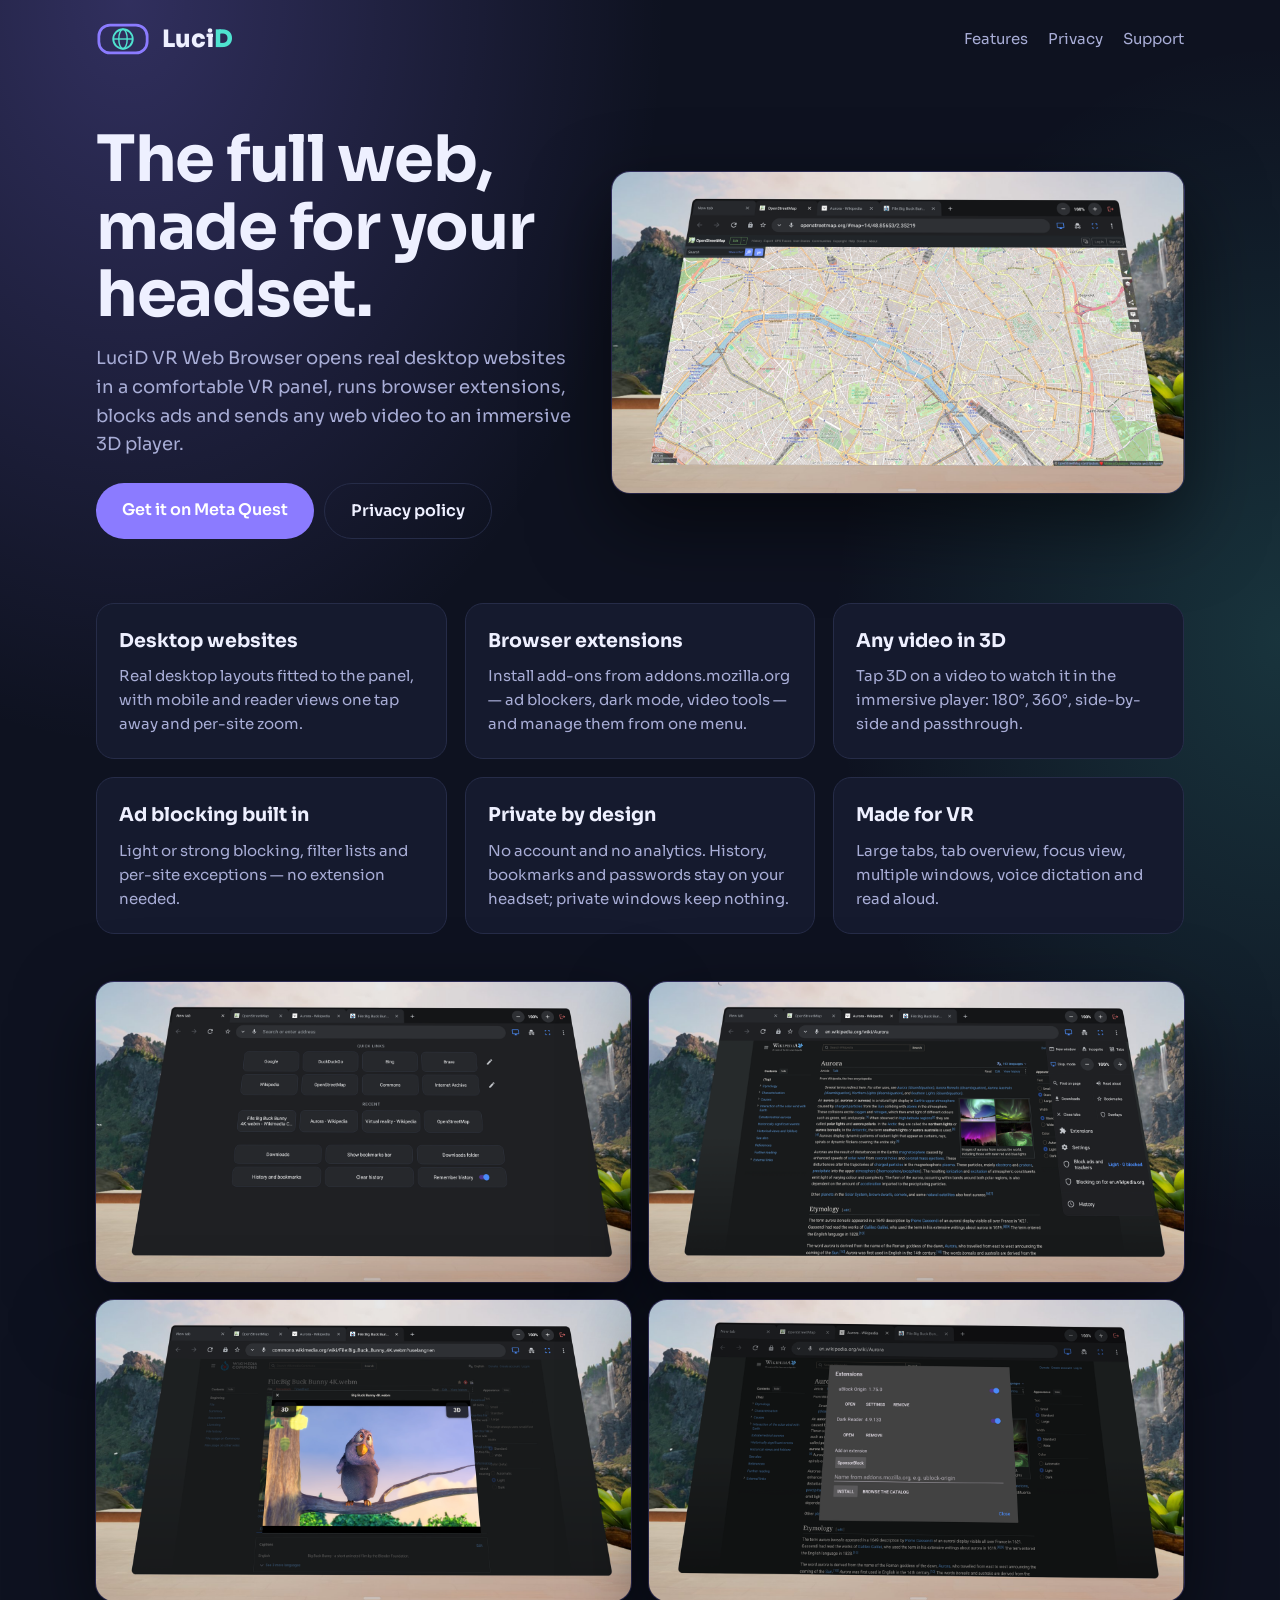
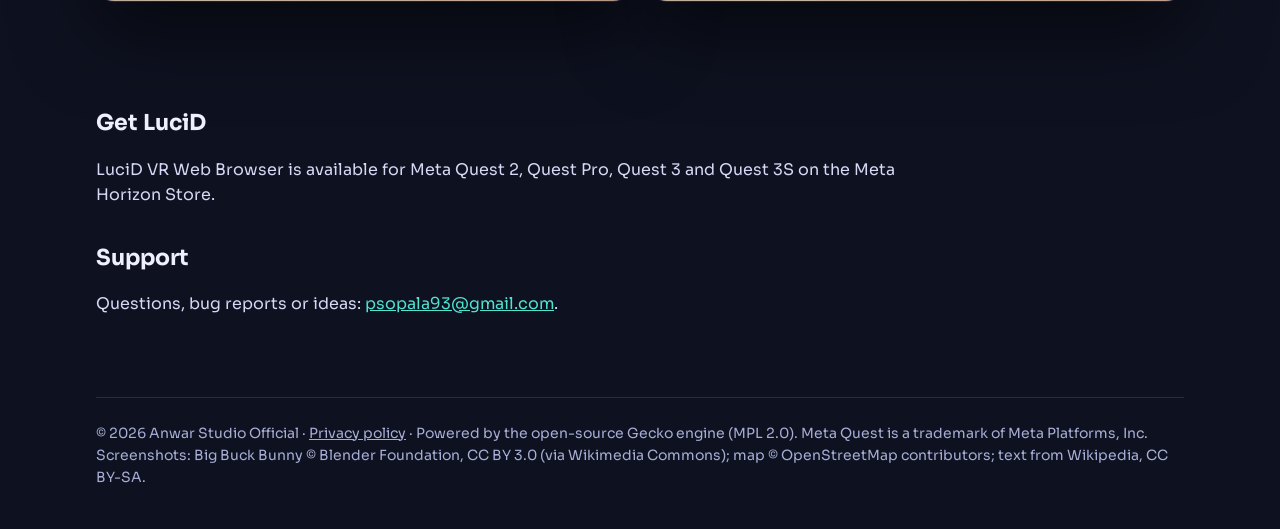
<file: index.html>
<!doctype html>
<html lang="en">
<head>
<meta charset="utf-8">
<meta name="viewport" content="width=device-width, initial-scale=1">
<title>LuciD VR Web Browser</title>
<meta name="description" content="A web browser built for Meta Quest: full desktop websites, browser extensions, built-in ad blocking and any web video in an immersive 3D player.">
<link rel="icon" href="img/icon.png">
<link rel="preconnect" href="https://fonts.googleapis.com">
<link href="https://fonts.googleapis.com/css2?family=Sora:wght@400;600;800&display=swap" rel="stylesheet">
<link rel="stylesheet" href="style.css">
</head>
<body>
<div class="wrap">
  <header class="top">
    <a class="logo" href="index.html"><img src="img/logo-mark.svg" alt=""><b>Luci<span>D</span></b></a>
    <nav><a href="#features">Features</a><a href="privacy.html">Privacy</a><a href="#support">Support</a></nav>
  </header>

  <section class="hero">
    <div>
      <h1>The full web,<br>made for your headset.</h1>
      <p>LuciD VR Web Browser opens real desktop websites in a comfortable VR panel, runs browser extensions, blocks ads and sends any web video to an immersive 3D player.</p>
      <div class="actions"><a class="btn" href="#get">Get it on Meta Quest</a>
      <a class="btn ghost" href="privacy.html">Privacy policy</a></div>
    </div>
    <img class="shot" src="img/panel.png" alt="LuciD showing a desktop website in a VR panel">
  </section>

  <section id="features" class="features">
    <div class="card"><h3>Desktop websites</h3><p>Real desktop layouts fitted to the panel, with mobile and reader views one tap away and per-site zoom.</p></div>
    <div class="card"><h3>Browser extensions</h3><p>Install add-ons from addons.mozilla.org — ad blockers, dark mode, video tools — and manage them from one menu.</p></div>
    <div class="card"><h3>Any video in 3D</h3><p>Tap 3D on a video to watch it in the immersive player: 180°, 360°, side-by-side and passthrough.</p></div>
    <div class="card"><h3>Ad blocking built in</h3><p>Light or strong blocking, filter lists and per-site exceptions — no extension needed.</p></div>
    <div class="card"><h3>Private by design</h3><p>No account and no analytics. History, bookmarks and passwords stay on your headset; private windows keep nothing.</p></div>
    <div class="card"><h3>Made for VR</h3><p>Large tabs, tab overview, focus view, multiple windows, voice dictation and read aloud.</p></div>
  </section>

  <section class="gallery">
    <img class="shot" src="img/s_01_start_page.png" alt="Start page with quick links">
    <img class="shot" src="img/s_03_menu.png" alt="Browser menu">
    <img class="shot" src="img/s_04_video_3d.png" alt="3D button on a web video">
    <img class="shot" src="img/s_05_extensions.png" alt="Extensions manager">
  </section>

  <section id="get" class="doc">
    <h2>Get LuciD</h2>
    <p>LuciD VR Web Browser is available for Meta Quest 2, Quest Pro, Quest 3 and Quest 3S on the Meta Horizon Store. <!-- [FILL IN: store page link] --></p>
    <h2 id="support">Support</h2>
    <p>Questions, bug reports or ideas: <a href="mailto:psopala93@gmail.com">psopala93@gmail.com</a>.</p>
  </section>

  <footer>
    © 2026 Anwar Studio Official · <a href="privacy.html">Privacy policy</a> · Powered by the open-source Gecko engine (MPL 2.0).
    Meta Quest is a trademark of Meta Platforms, Inc. Screenshots: Big Buck Bunny © Blender Foundation, CC BY 3.0 (via Wikimedia Commons); map © OpenStreetMap contributors; text from Wikipedia, CC BY-SA.
  </footer>
</div>
</body>
</html>
</file>
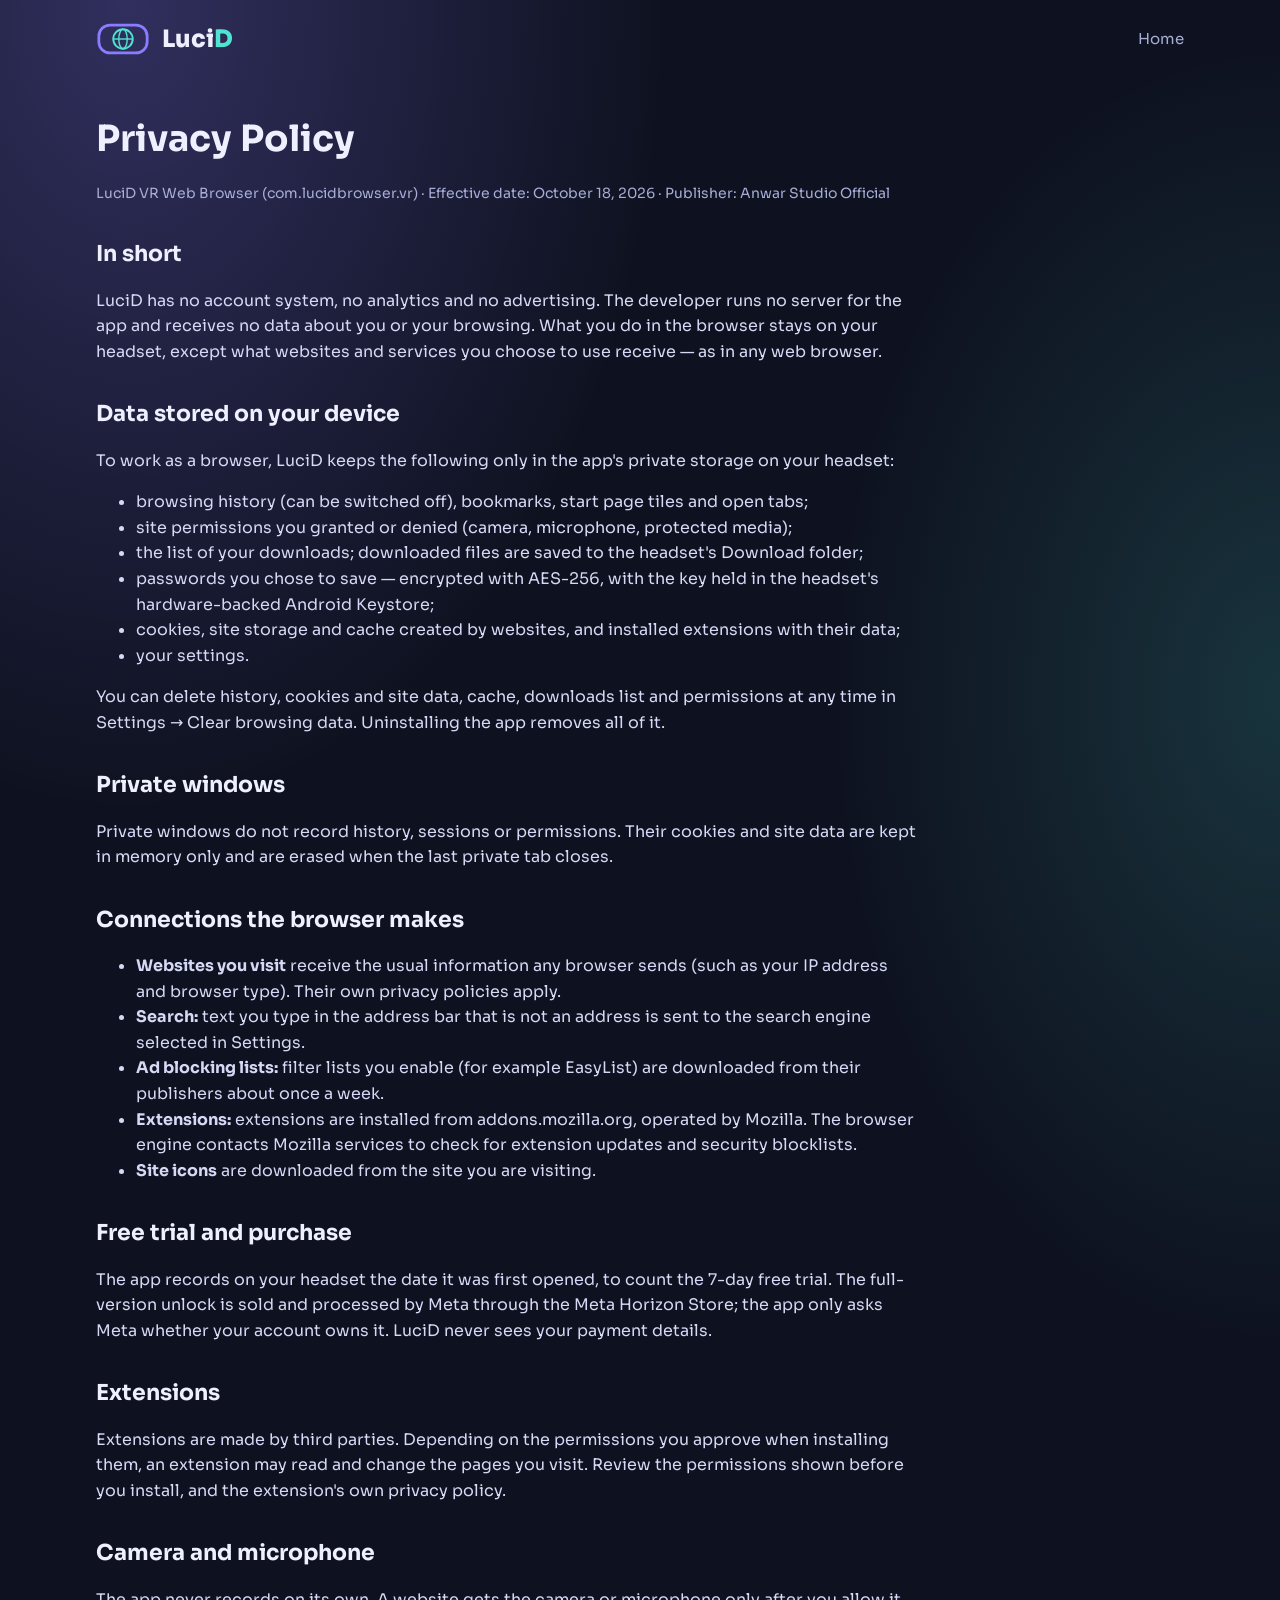
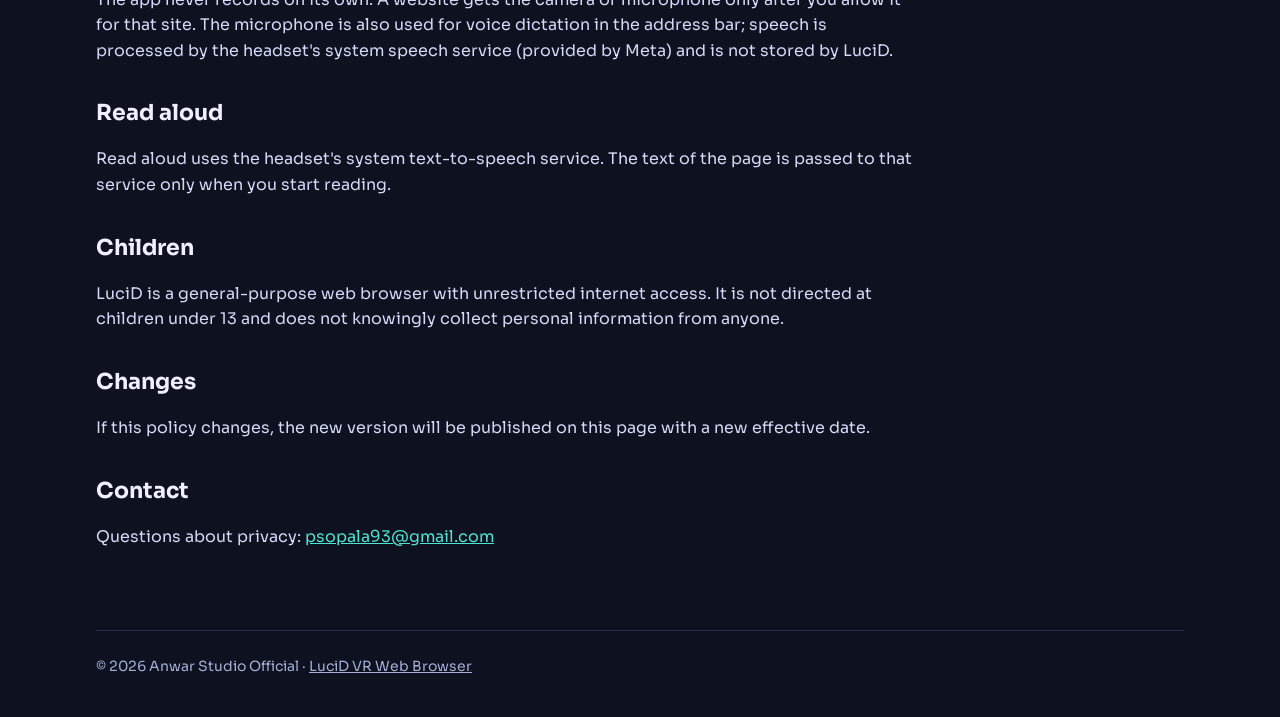
<file: privacy.html>
<!doctype html>
<html lang="en">
<head>
<meta charset="utf-8">
<meta name="viewport" content="width=device-width, initial-scale=1">
<title>Privacy Policy – LuciD VR Web Browser</title>
<link rel="icon" href="img/icon.png">
<link rel="preconnect" href="https://fonts.googleapis.com">
<link href="https://fonts.googleapis.com/css2?family=Sora:wght@400;600;800&display=swap" rel="stylesheet">
<link rel="stylesheet" href="style.css">
</head>
<body>
<div class="wrap">
  <header class="top">
    <a class="logo" href="index.html"><img src="img/logo-mark.svg" alt=""><b>Luci<span>D</span></b></a>
    <nav><a href="index.html">Home</a></nav>
  </header>

  <article class="doc">
    <h1>Privacy Policy</h1>
    <p class="meta">LuciD VR Web Browser (com.lucidbrowser.vr) · Effective date: October 18, 2026 · Publisher: Anwar Studio Official</p>

    <h2>In short</h2>
    <p>LuciD has no account system, no analytics and no advertising. The developer runs no server for the app and receives no data about you or your browsing. What you do in the browser stays on your headset, except what websites and services you choose to use receive — as in any web browser.</p>

    <h2>Data stored on your device</h2>
    <p>To work as a browser, LuciD keeps the following only in the app's private storage on your headset:</p>
    <ul>
      <li>browsing history (can be switched off), bookmarks, start page tiles and open tabs;</li>
      <li>site permissions you granted or denied (camera, microphone, protected media);</li>
      <li>the list of your downloads; downloaded files are saved to the headset's Download folder;</li>
      <li>passwords you chose to save — encrypted with AES-256, with the key held in the headset's hardware-backed Android Keystore;</li>
      <li>cookies, site storage and cache created by websites, and installed extensions with their data;</li>
      <li>your settings.</li>
    </ul>
    <p>You can delete history, cookies and site data, cache, downloads list and permissions at any time in Settings → Clear browsing data. Uninstalling the app removes all of it.</p>

    <h2>Private windows</h2>
    <p>Private windows do not record history, sessions or permissions. Their cookies and site data are kept in memory only and are erased when the last private tab closes.</p>

    <h2>Connections the browser makes</h2>
    <ul>
      <li><strong>Websites you visit</strong> receive the usual information any browser sends (such as your IP address and browser type). Their own privacy policies apply.</li>
      <li><strong>Search:</strong> text you type in the address bar that is not an address is sent to the search engine selected in Settings.</li>
      <li><strong>Ad blocking lists:</strong> filter lists you enable (for example EasyList) are downloaded from their publishers about once a week.</li>
      <li><strong>Extensions:</strong> extensions are installed from addons.mozilla.org, operated by Mozilla. The browser engine contacts Mozilla services to check for extension updates and security blocklists.</li>
      <li><strong>Site icons</strong> are downloaded from the site you are visiting.</li>
    </ul>

    <h2>Free trial and purchase</h2>
    <p>The app records on your headset the date it was first opened, to count the 7-day free trial. The full-version unlock is sold and processed by Meta through the Meta Horizon Store; the app only asks Meta whether your account owns it. LuciD never sees your payment details.</p>

    <h2>Extensions</h2>
    <p>Extensions are made by third parties. Depending on the permissions you approve when installing them, an extension may read and change the pages you visit. Review the permissions shown before you install, and the extension's own privacy policy.</p>

    <h2>Camera and microphone</h2>
    <p>The app never records on its own. A website gets the camera or microphone only after you allow it for that site. The microphone is also used for voice dictation in the address bar; speech is processed by the headset's system speech service (provided by Meta) and is not stored by LuciD.</p>

    <h2>Read aloud</h2>
    <p>Read aloud uses the headset's system text-to-speech service. The text of the page is passed to that service only when you start reading.</p>

    <h2>Children</h2>
    <p>LuciD is a general-purpose web browser with unrestricted internet access. It is not directed at children under 13 and does not knowingly collect personal information from anyone.</p>

    <h2>Changes</h2>
    <p>If this policy changes, the new version will be published on this page with a new effective date.</p>

    <h2>Contact</h2>
    <p>Questions about privacy: <a href="mailto:psopala93@gmail.com">psopala93@gmail.com</a></p>

  </article>

  <footer>© 2026 Anwar Studio Official · <a href="index.html">LuciD VR Web Browser</a></footer>
</div>
</body>
</html>
</file>
<file: style.css>
:root {
  --ink: #0E1220;
  --ink-2: #151a2e;
  --line: #262c48;
  --text: #EEF0FF;
  --muted: #A8ADD6;
  --purple: #8B7BFF;
  --teal: #4FE3D0;
}
* { box-sizing: border-box; }
html { scroll-behavior: smooth; }
body {
  margin: 0;
  font-family: 'Sora', 'Segoe UI', system-ui, sans-serif;
  color: var(--text);
  background:
    radial-gradient(60% 50% at 10% 0%, rgba(139,123,255,.28), transparent 70%),
    radial-gradient(50% 40% at 100% 30%, rgba(79,227,208,.16), transparent 70%),
    var(--ink);
  line-height: 1.6;
}
a { color: var(--teal); }
.wrap { max-width: 1120px; margin: 0 auto; padding: 0 16px; }
header.top { display: flex; align-items: center; justify-content: space-between; padding: 20px 0; }
.logo { display: flex; align-items: center; gap: 12px; text-decoration: none; color: var(--text); font-weight: 800; font-size: 24px; }
.logo img { width: 54px; }
.logo b { font-weight: 800; }
.logo span { color: var(--teal); }
nav a { color: var(--muted); text-decoration: none; margin-left: 20px; font-size: 15px; }
nav a:hover { color: var(--text); }
.hero { padding: 48px 0 32px; display: grid; grid-template-columns: 1fr 1.2fr; gap: 40px; align-items: center; }
.hero h1 { font-size: clamp(36px, 6vw, 64px); line-height: 1.05; margin: 0 0 16px; letter-spacing: -.02em; }
.hero p { color: var(--muted); font-size: 18px; margin: 0 0 24px; }
.btn { display: inline-block; padding: 14px 26px; border-radius: 999px; background: var(--purple); color: #fff; text-decoration: none; font-weight: 600; }
.btn.ghost { background: transparent; border: 1px solid var(--line); color: var(--text); }
.actions { display: flex; flex-wrap: wrap; gap: 10px; }
.shot { width: 100%; border-radius: 18px; box-shadow: 0 30px 80px rgba(0,0,0,.55), 0 0 0 1px rgba(139,123,255,.3); display: block; }
.features { display: grid; grid-template-columns: repeat(3, 1fr); gap: 18px; padding: 32px 0; }
.card { background: var(--ink-2); border: 1px solid var(--line); border-radius: 18px; padding: 22px; }
.card h3 { margin: 0 0 8px; font-size: 19px; }
.card p { margin: 0; color: var(--muted); font-size: 15px; }
.gallery { display: grid; grid-template-columns: repeat(2, 1fr); gap: 18px; padding: 16px 0 48px; }
.doc { max-width: 820px; padding: 24px 0 64px; }
.doc h1 { font-size: 36px; margin: 8px 0 4px; }
.doc h2 { font-size: 22px; margin: 32px 0 8px; }
.doc p, .doc li { color: #D6D9F5; }
.doc .meta { color: var(--muted); font-size: 14px; }
.lang { display: inline-block; margin: 24px 0 0; padding: 4px 10px; border: 1px solid var(--line); border-radius: 8px; color: var(--muted); font-size: 13px; }
footer { border-top: 1px solid var(--line); padding: 24px 0 40px; color: var(--muted); font-size: 14px; }
footer a { color: var(--muted); }
@media (max-width: 760px) {
  .hero { grid-template-columns: 1fr; padding-top: 24px; }
  .features, .gallery { grid-template-columns: 1fr; }
  nav a { margin-left: 12px; }
}
</file>
